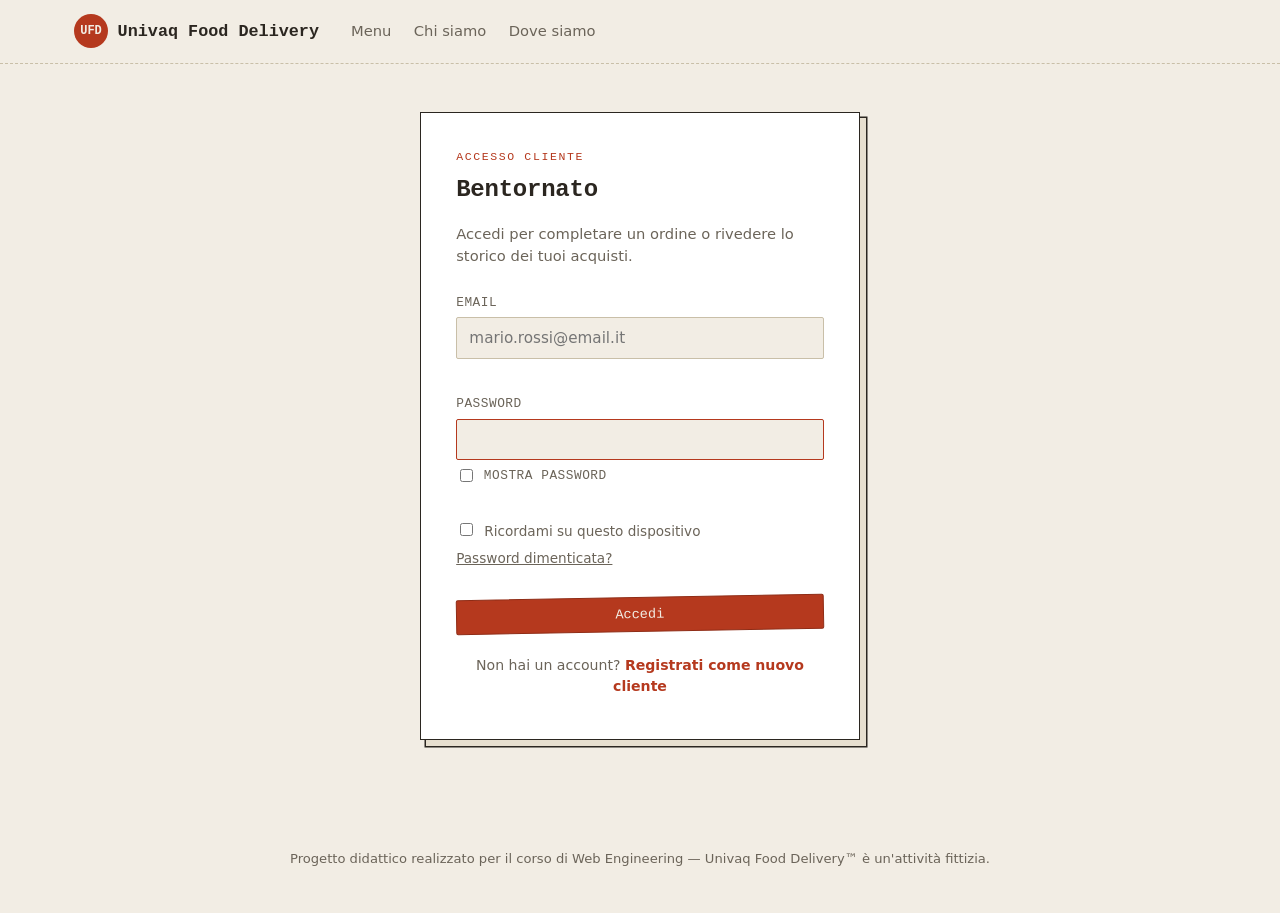
<file: webdelivery/src/main/webapp/login.html>
<!DOCTYPE html>
<html lang="it">
<head>
<meta charset="UTF-8">
<meta name="viewport" content="width=device-width, initial-scale=1.0">
<title>Accedi — Univaq Food Delivery</title>
<link rel="stylesheet" href="css/style.css">
<link rel="stylesheet" href="css/auth.css">
</head>
<body>

<header class="site-header">
  <div class="header-inner">
    <a href="index.html" class="brand">
      <span class="brand-mark">UFD</span>
      <span class="brand-name">Univaq Food Delivery</span>
    </a>
    <nav class="main-nav" aria-label="Navigazione principale">
      <a href="index.html#menu">Menu</a>
      <a href="index.html#chi-siamo">Chi siamo</a>
      <a href="index.html#dove-siamo">Dove siamo</a>
    </nav>
  </div>
</header>

<main class="auth-main">
  <section class="auth-ticket">
    <p class="ticket-eyebrow">Accesso cliente</p>
    <h1>Bentornato</h1>
    <p class="auth-sub">Accedi per completare un ordine o rivedere lo storico dei tuoi acquisti.</p>

    <!-- form action + method POST -->
    <form class="auth-form" action="/webdelivery/login" method="post" id="loginForm" novalidate>
      <div class="form-field">
        <label for="email">Email</label>
        <input type="email" id="email" name="email" required autocomplete="username" placeholder="mario.rossi@email.it">
        <p class="field-error" id="emailError" role="alert"></p>
      </div>

      <div class="form-field">
        <label for="password">Password</label>
        <input type="password" id="password" name="password" required minlength="8" autocomplete="current-password">
        
        <label class="checkbox-line">
          <input type="checkbox" id="togglePwCheckbox"> Mostra password
        </label>
        
        <p class="field-error" id="passwordError" role="alert"></p>
      </div>

      <div class="form-row">
        <label class="checkbox-line">
          <input type="checkbox" name="ricordami"> Ricordami su questo dispositivo
        </label>
        <a href="#" class="link-muted">Password dimenticata?</a>
      </div>

      <button type="submit" class="btn btn-stamp btn-full">Accedi</button>

      <p class="auth-switch">Non hai un account? <a href="registrazione.html">Registrati come nuovo cliente</a></p>
    </form>

    <div class="ticket-tear" aria-hidden="true"></div>
  </section>
</main>

<footer class="site-footer">
  <p>Progetto didattico realizzato per il corso di Web Engineering — Univaq Food Delivery™ è un'attività fittizia.</p>
</footer>

<script src="js/auth.js"></script>
</body>
</html>
</file>
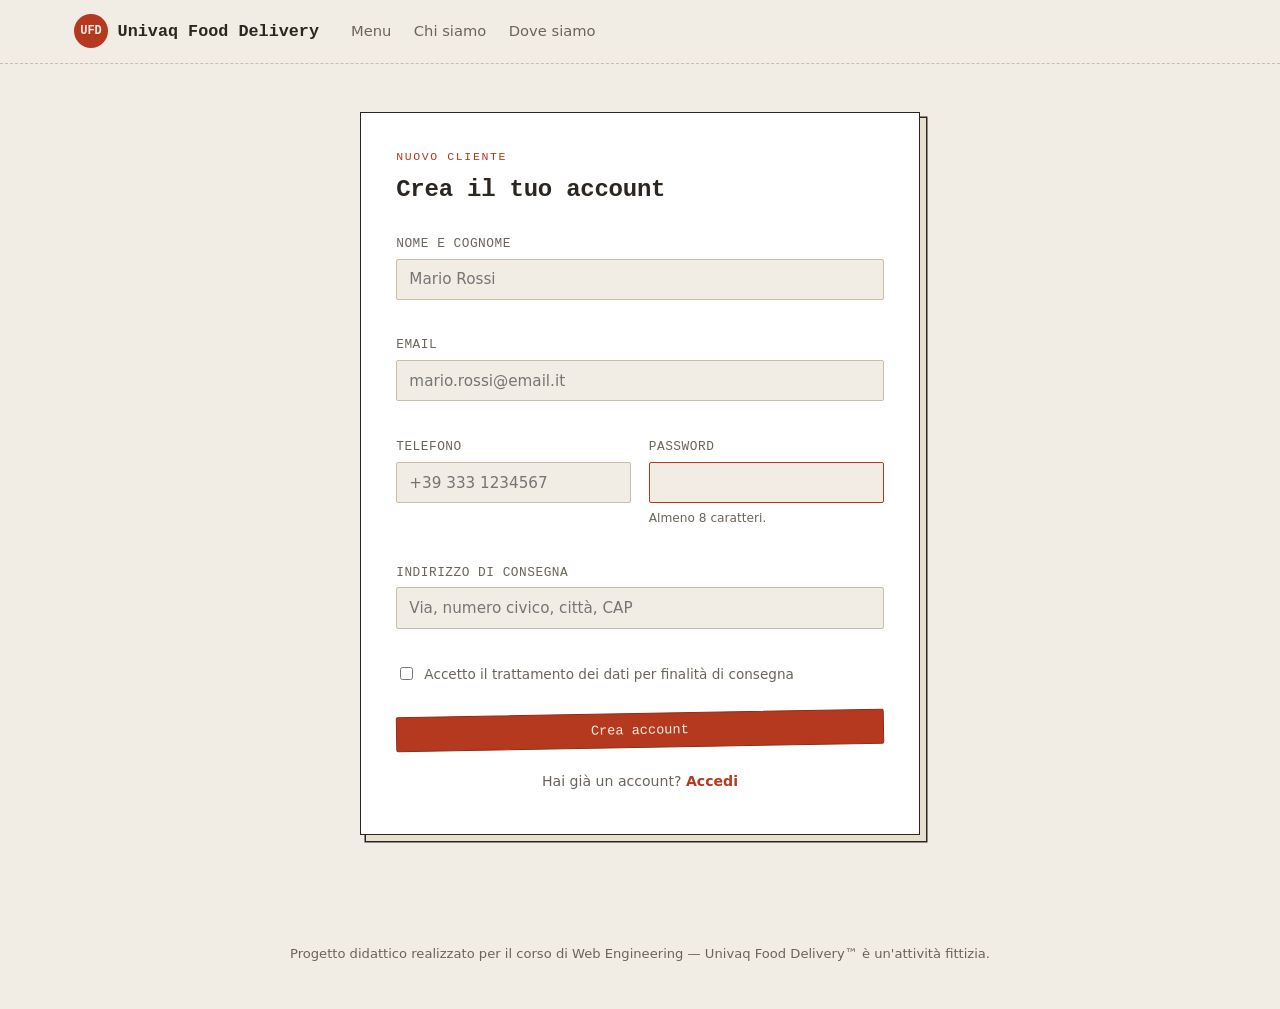
<file: webdelivery/src/main/webapp/registrazione.html>
<!DOCTYPE html>
<html lang="it">
<head>
<meta charset="UTF-8">
<meta name="viewport" content="width=device-width, initial-scale=1.0">
<title>Registrati — Univaq Food Delivery</title>
<link rel="stylesheet" href="css/style.css">
<link rel="stylesheet" href="css/auth.css">
</head>
<body>

<header class="site-header">
  <div class="header-inner">
    <a href="index.html" class="brand">
      <span class="brand-mark">UFD</span>
      <span class="brand-name">Univaq Food Delivery</span>
    </a>
    <nav class="main-nav" aria-label="Navigazione principale">
      <a href="index.html#menu">Menu</a>
      <a href="index.html#chi-siamo">Chi siamo</a>
      <a href="index.html#dove-siamo">Dove siamo</a>
    </nav>
  </div>
</header>

<main class="auth-main">
  <section class="auth-ticket auth-ticket-wide">
    <p class="ticket-eyebrow">Nuovo cliente</p>
    <h1>Crea il tuo account</h1>
    <p class="auth-sub"></p>

    <form class="auth-form" action="/webdelivery/registrazione" method="post" id="registerForm" novalidate>
      <div class="form-field">
        <label for="nome">Nome e cognome</label>
        <input type="text" id="nome" name="nome" required autocomplete="name" placeholder="Mario Rossi">
        <p class="field-error" id="nomeError" role="alert"></p>
      </div>

      <div class="form-field">
        <label for="reg-email">Email</label>
        <input type="email" id="reg-email" name="email" required autocomplete="email" placeholder="mario.rossi@email.it">
        <p class="field-error" id="reg-emailError" role="alert"></p>
      </div>

      <div class="form-row-split">
        <div class="form-field">
          <label for="telefono">Telefono</label>
          <input type="tel" id="telefono" name="telefono" required autocomplete="tel"
                 pattern="^[0-9+\s]{6,20}$" placeholder="+39 333 1234567">
          <p class="field-error" id="telefonoError" role="alert"></p>
        </div>
        <div class="form-field">
          <label for="password2">Password</label>
          <input type="password" id="password2" name="password" required minlength="8" autocomplete="new-password">
          <p class="field-hint">Almeno 8 caratteri.</p>
          <p class="field-error" id="password2Error" role="alert"></p>
        </div>
      </div>

      <div class="form-field">
        <label for="indirizzo">Indirizzo di consegna</label>
        <input type="text" id="indirizzo" name="indirizzo" required autocomplete="street-address"
               placeholder="Via, numero civico, città, CAP">
        <p class="field-error" id="indirizzoError" role="alert"></p>
      </div>

      <label class="checkbox-line">
        <input type="checkbox" name="privacy" required>
        Accetto il trattamento dei dati per finalità di consegna
      </label>

      <button type="submit" class="btn btn-stamp btn-full">Crea account</button>

      <p class="auth-switch">Hai già un account? <a href="login.html">Accedi</a></p>
    </form>

    <div class="ticket-tear" aria-hidden="true"></div>
  </section>
</main>

<footer class="site-footer">
  <p>Progetto didattico realizzato per il corso di Web Engineering — Univaq Food Delivery™ è un'attività fittizia.</p>
</footer>

<script src="js/auth.js"></script>
</body>
</html>
</file>
<file: webdelivery/src/main/webapp/css/style.css>
:root {
  --paper:        #F2EDE4;
  --paper-dark:   #E7DFCF;
  --ink:          #2B2620;
  --ink-soft:     #6B6459;
  --stamp-red:    #B5391E;
  --stamp-red-dk: #8F2C16;
  --kitchen-green:#4F6F52;
  --gold:         #A6772C;
  --line:         #C9BFA8;
  --radius: 2px;
  --font-display: ui-monospace, 'Courier New', monospace;
  --font-body: 'Segoe UI', system-ui, sans-serif;
}

* { box-sizing: border-box; }
html { scroll-behavior: smooth; }
body {
  margin: 0;
  background: var(--paper);
  color: var(--ink);
  font-family: var(--font-body);
  line-height: 1.5;
}
h1, h2, h3 { font-family: var(--font-display); font-weight: 700; letter-spacing: -0.01em; margin: 0 0 .4em; }
a { color: inherit; }
img { max-width: 100%; display: block; }
button {
  font-family: inherit; cursor: pointer;
  -webkit-appearance: none; appearance: none;
  background: none; border: none; margin: 0; padding: 0;
  box-sizing: border-box; line-height: normal;
}

.ticket-eyebrow {
  font-family: var(--font-display);
  text-transform: uppercase;
  font-size: 0.72rem;
  letter-spacing: 0.14em;
  color: var(--stamp-red);
  margin: 0 0 .6em;
}


.btn {
  display: inline-flex; align-items: center; justify-content: center; gap: .4em;
  padding: .65em 1.3em;
  border-radius: var(--radius);
  font-family: var(--font-display);
  font-size: 0.85rem;
  text-decoration: none;
  border: 1.5px solid var(--ink);
  transition: transform .12s ease, background .12s ease;

  white-space: nowrap; 
  flex-shrink: 0;
}
.btn-ghost { background: transparent; color: var(--ink); }
.btn-ghost:hover { background: var(--paper-dark); }
.btn-primary { background: var(--ink); color: var(--paper); }
.btn-primary:hover { background: #000; }
.btn-stamp {
  background: var(--stamp-red);
  color: var(--paper);
  border-color: var(--stamp-red-dk);
  transform: rotate(-1deg);
}
.btn-stamp:hover { transform: rotate(0deg) scale(1.02); background: var(--stamp-red-dk); }
.btn-full { width: 100%; margin-top: .8em; }


.site-header {
  position: sticky; top: 0; z-index: 40;
  background: var(--paper);
  border-bottom: 1.5px dashed var(--line);
}
.header-inner {
  max-width: 1180px; margin: 0 auto; padding: .9rem 1.5rem;
  display: flex; align-items: center; gap: 2rem;
}
.brand { display: flex; align-items: center; gap: .6em; text-decoration: none; color: var(--ink); }
.brand-mark {
  display: inline-flex; align-items: center; justify-content: center;
  width: 34px; height: 34px;
  background: var(--stamp-red); color: var(--paper);
  font-family: var(--font-display); font-size: .75rem; font-weight: 700;
  border-radius: 50%;
}
.brand-name { font-family: var(--font-display); font-weight: 700; font-size: 1.05rem; }
.main-nav { display: flex; gap: 1.4rem; margin-right: auto; }
.main-nav a { text-decoration: none; font-size: .92rem; color: var(--ink-soft); }
.main-nav a:hover { color: var(--ink); }
.header-actions { display: flex; align-items: center; gap: .7rem; }
.cart-btn {
  position: relative; background: none; border: 1.5px solid var(--ink);
  border-radius: var(--radius); width: 40px; height: 40px;
  display: flex; align-items: center; justify-content: center; color: var(--ink);
}
.cart-count {
  position: absolute; top: -8px; right: -8px;
  background: var(--stamp-red); color: var(--paper);
  font-family: var(--font-display); font-size: .68rem;
  width: 18px; height: 18px; border-radius: 50%;
  display: flex; align-items: center; justify-content: center;
}


.hero { padding: 3.5rem 1.5rem 2rem; display: flex; justify-content: center; }
.hero-ticket {
  position: relative;
  max-width: 640px; width: 100%;
  background: #fff;
  border: 1.5px solid var(--ink);
  padding: 2.4rem 2.4rem 2.8rem;
  box-shadow: 6px 6px 0 var(--paper-dark), 6px 6px 0 1.5px var(--ink);
}
.hero h1 { font-size: clamp(1.6rem, 4vw, 2.5rem); }
.hero-sub { color: var(--ink-soft); max-width: 46ch; margin-bottom: 1.6rem; }
.ticket-tear {
  position: absolute; left: 0; right: 0; bottom: -1px; height: 14px;
  background:
    radial-gradient(circle at 10px 0, transparent 8px, #fff 8px) 0 -7px / 20px 14px repeat-x;
}


.menu-section { max-width: 1180px; margin: 0 auto; padding: 3rem 1.5rem; }
.section-head { text-align: center; max-width: 560px; margin: 0 auto 2rem; }
.section-head p { color: var(--ink-soft); }

.category-tabs {
  display: flex; flex-wrap: wrap; justify-content: center; gap: .6rem;
  margin-bottom: 2.2rem;
}
.category-tabs button {
  background: transparent; border: 1.5px solid var(--line);
  padding: .45em 1em; border-radius: 999px;
  font-family: var(--font-display); font-size: .8rem;
  color: var(--ink-soft);
}
.category-tabs button.active {
  border-color: var(--ink); color: var(--ink); background: var(--paper-dark);
}

.menu-grid {
  display: grid;
  grid-template-columns: repeat(auto-fill, minmax(260px, 1fr));
  gap: 1.4rem;
}
.product-card {
  background: #fff;
  border: 1.5px solid var(--ink);
  padding: 1.1rem 1.1rem 0;
  cursor: pointer;
  position: relative;
  display: flex; flex-direction: column;
  transition: transform .12s ease;
  overflow: hidden;
}
.product-card:hover { transform: translateY(-3px); }
.product-card:focus-visible { outline: 3px solid var(--stamp-red); outline-offset: 2px; }
.product-img {
  width: 100%; aspect-ratio: 4/3; background: var(--paper-dark);
  display: flex; align-items: center; justify-content: center;
  color: var(--ink-soft); font-size: .78rem; font-family: var(--font-display);
  overflow: hidden;
}
.product-img img { width: 100%; height: 100%; object-fit: cover; }
.product-open {
  position: absolute; inset: 0; z-index: 1;
  background: none; border: none; padding: 0; margin: 0;
  cursor: pointer; width: 100%; height: 100%;
}
.product-open:focus-visible { outline: 3px solid var(--stamp-red); outline-offset: -3px; }
.product-hint {
  display: block; margin-top: .2rem;
  font-size: .72rem; color: var(--ink-soft); font-style: italic;
}
.product-name { font-family: var(--font-display); font-size: 1.02rem; margin: 0; }
.product-desc { color: var(--ink-soft); font-size: .87rem; flex-grow: 1; }
.product-foot {
  position: relative; z-index: 2;
  display: flex; 
  align-items: center; 
  justify-content: space-between;

  gap: 0.5rem; 
  flex-wrap: wrap;

  margin: .9rem -1.1rem 0; 
  padding: .7rem 1.1rem;
  border-top: 1.5px dashed var(--line);
  background: var(--paper-dark);
}
.product-foot .btn-small { padding: .35rem .7rem; font-size: .78rem; }
.product-price {
  font-family: var(--font-display); font-weight: 700;
  color: var(--stamp-red);
}
.product-time { font-size: .76rem; color: var(--ink-soft); }


.about-section, .location-section {
  background: var(--paper-dark);
  border-top: 1.5px dashed var(--line);
  border-bottom: 1.5px dashed var(--line);
}
.about-inner { max-width: 760px; margin: 0 auto; padding: 3rem 1.5rem; }
.about-facts { display: grid; grid-template-columns: repeat(auto-fit, minmax(180px, 1fr)); gap: 1.2rem; margin-top: 1.6rem; }
.about-facts dt { font-family: var(--font-display); font-size: .78rem; text-transform: uppercase; color: var(--ink-soft); letter-spacing: .06em; }
.about-facts dd { margin: .2em 0 0; font-size: 1rem; }
.location-section address { font-style: normal; font-size: 1.05rem; }

.site-footer { text-align: center; padding: 2rem 1.5rem; color: var(--ink-soft); font-size: .82rem; }


.modal-backdrop {
  position: fixed; inset: 0; background: rgba(43,38,32,.55);
  display: none; align-items: center; justify-content: center; z-index: 100; padding: 1rem;
}
.modal-backdrop.open { display: flex; }
.modal-ticket {
  background: #fff; max-width: 460px; width: 100%; max-height: 90vh; overflow-y: auto;
  border: 1.5px solid var(--ink); position: relative;
  box-shadow: 8px 8px 0 var(--ink);
}
.modal-close {
  position: absolute; top: .6rem; right: .6rem; background: none; border: none;
  font-size: 1.1rem; color: var(--ink-soft); z-index: 2;
}
.modal-img { width: 100%; aspect-ratio: 4/3; background: var(--paper-dark); }
.modal-img img { width: 100%; height: 100%; object-fit: cover; }
.modal-body { padding: 1.1rem 1.1rem 1.3rem; }
.modal-desc { color: var(--ink-soft); font-size: .92rem; }

.char-group { margin-top: 1.2rem; padding-top: 1rem; border-top: 1px dashed var(--line); }
.char-group:first-child {
  border-top: none;
  margin-top: 1rem;
  padding-top: 0;
}
.char-group h4 { font-family: var(--font-display); font-size: .82rem; text-transform: uppercase; letter-spacing: .05em; margin: 0 0 .6em; display: flex; justify-content: space-between; }
.char-group .hint { color: var(--ink-soft); font-weight: 400; text-transform: none; letter-spacing: 0; font-size: .75rem; }
.char-option {
  display: flex; align-items: center; justify-content: space-between;
  padding: .5em .2em; font-size: .9rem; border-bottom: 1px solid #f0ece2;
}
.char-option label { display: flex; align-items: center; gap: .6em; cursor: pointer; }
.char-option .diff { color: var(--ink-soft); font-size: .82rem; }

.modal-footer { display: flex; align-items: center; gap: 1rem; margin-top: 1.5rem; }
.qty-control { display: flex; align-items: center; gap: .8em; border: 1.5px solid var(--ink); padding: .3em .6em; }
.qty-control button { background: none; border: none; font-size: 1rem; width: 20px; }
.modal-note { font-size: .76rem; color: var(--ink-soft); margin-top: 1rem; }


.cart-drawer {
  position: fixed; top: 0; right: -380px; width: 360px; max-width: 90vw; height: 100%;
  background: var(--paper); border-left: 1.5px solid var(--ink);
  z-index: 110; display: flex; flex-direction: column;
  transition: right .25s ease; padding: 1.4rem;
}
.cart-drawer.open { right: 0; }
.cart-drawer-head { display: flex; justify-content: space-between; align-items: center; margin-bottom: 1rem; }
.cart-drawer-head button { background: none; border: none; font-size: 1.1rem; }
.cart-list { list-style: none; margin: 0; padding: 0; flex-grow: 1; overflow-y: auto; }
.cart-item { padding: .8rem 0; border-bottom: 1px dashed var(--line); }
.cart-item-top { display: flex; justify-content: space-between; font-family: var(--font-display); font-size: .88rem; }
.cart-item-opts { color: var(--ink-soft); font-size: .8rem; margin-top: .2em; }
.cart-item-remove { background: none; border: none; color: var(--stamp-red); font-size: .78rem; margin-top: .3em; padding: 0; }
.cart-empty { color: var(--ink-soft); font-size: .88rem; text-align: center; margin-top: 2rem; }
.cart-summary { border-top: 1.5px solid var(--ink); padding-top: 1rem; }
.cart-row { display: flex; justify-content: space-between; font-size: .9rem; margin-bottom: .4em; }
.cart-total { font-family: var(--font-display); font-size: 1.05rem; }
.cart-scrim {
  position: fixed; inset: 0; background: rgba(43,38,32,.35);
  z-index: 105; display: none;
}
.cart-scrim.open { display: block; }


@media (max-width: 720px) {
  .main-nav { display: none; }
  .header-inner { gap: 1rem; }
  .hero-ticket { padding: 1.8rem 1.4rem 2.2rem; }
}

@media (prefers-reduced-motion: reduce) {
  html { scroll-behavior: auto; }
  * { transition: none !important; }
}

.visually-hidden {
  position: absolute;
  width: 1px; height: 1px;
  padding: 0; margin: -1px;
  overflow: hidden;
  clip: rect(0, 0, 0, 0);
  white-space: nowrap;
  border: 0;
}
</file>
<file: webdelivery/src/main/webapp/css/auth.css>
.auth-main {
  display: flex; justify-content: center;
  padding: 3rem 1.5rem 4rem;
  min-height: 60vh;
}

.auth-ticket {
  position: relative;
  max-width: 440px; width: 100%;
  background: #fff;
  border: 1.5px solid var(--ink);
  padding: 2.2rem 2.2rem 2.6rem;
  box-shadow: 6px 6px 0 var(--paper-dark), 6px 6px 0 1.5px var(--ink);
}
.auth-ticket-wide { max-width: 560px; }

.auth-sub { color: var(--ink-soft); font-size: .92rem; margin-bottom: 1.6rem; }

.auth-form { display: flex; flex-direction: column; gap: 1.1rem; }

.form-row-split {
  display: grid;
  grid-template-columns: 1fr 1fr;
  gap: 1.1rem;
}
@media (max-width: 480px) {
  .form-row-split { grid-template-columns: 1fr; }
}

.form-field { display: flex; flex-direction: column; gap: .35em; }
.form-field label {
  font-family: var(--font-display);
  font-size: .8rem;
  text-transform: uppercase;
  letter-spacing: .04em;
  color: var(--ink-soft);
}
.form-field input {
  border: 1.5px solid var(--line);
  background: var(--paper);
  padding: .7em .8em;
  font-family: var(--font-body);
  font-size: .95rem;
  border-radius: var(--radius);
  color: var(--ink);
}
.form-field input:focus-visible {
  outline: none;
  border-color: var(--stamp-red);
  background: #fff;
}
.form-field input:invalid:not(:placeholder-shown) {
  border-color: var(--stamp-red);
}
.field-error {
  font-size: .78rem; color: var(--stamp-red); margin: 0; min-height: 1em;
}
.field-hint { font-size: .76rem; color: var(--ink-soft); margin: 0; }

.password-wrap { position: relative; display: flex; }
.password-wrap input { flex: 1; }
.toggle-pw {
  position: absolute; right: .4em; top: 50%; transform: translateY(-50%);
  background: none; border: none; font-size: .95rem;
}

.form-row {
  display: flex; align-items: center; justify-content: space-between;
  font-size: .85rem; flex-wrap: wrap; gap: .5em;
}
.checkbox-line {
  display: flex; align-items: flex-start; gap: .6em;
  font-size: .85rem; color: var(--ink-soft); cursor: pointer;
}
.checkbox-line input { margin-top: .2em; }
.link-muted { color: var(--ink-soft); font-size: .85rem; text-decoration: underline; }

.auth-switch { text-align: center; font-size: .88rem; color: var(--ink-soft); margin: .4em 0 0; }
.auth-switch a { color: var(--stamp-red); font-weight: 600; text-decoration: none; }
.auth-switch a:hover { text-decoration: underline; }
</file>
